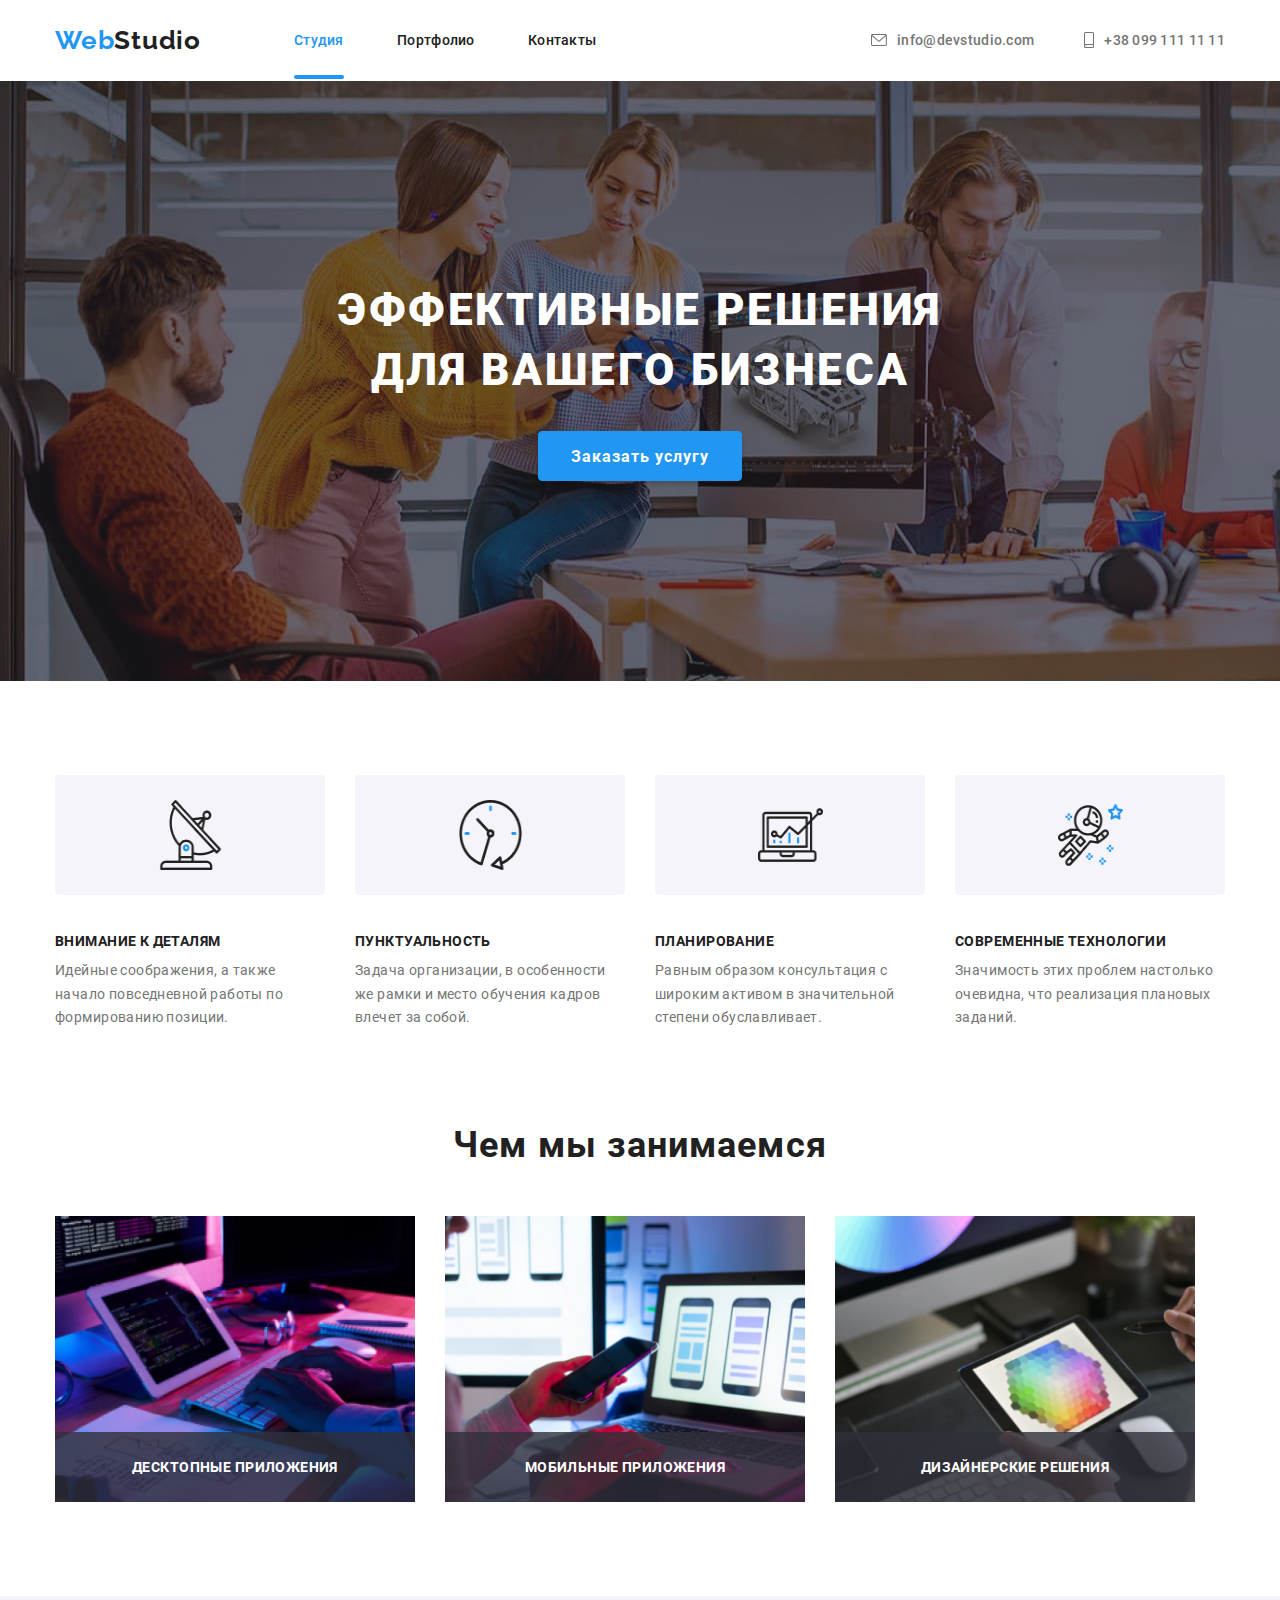
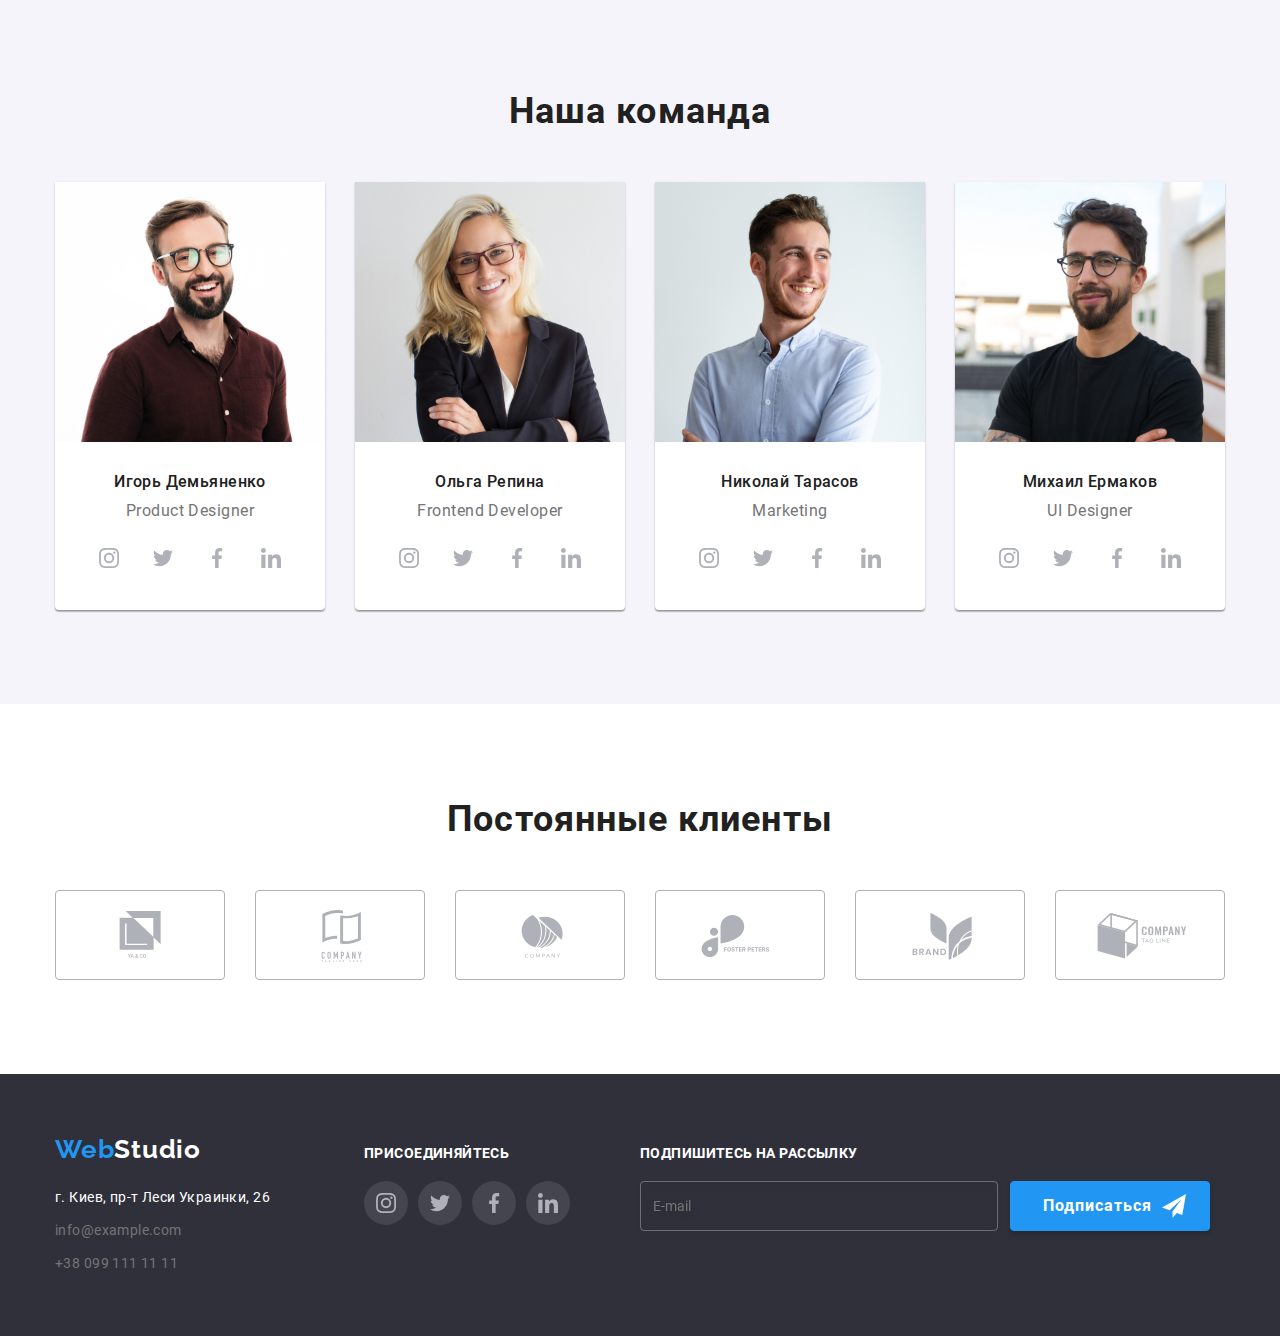
<file: index.html>
<!DOCTYPE html>
<html lang="ru">

<head>
    <meta charset="utf-8" />
    <meta name="viewport" content="width=device-width, initial-scale=1.0" />
    <meta http-equiv="X-UA-Compatible" content="ie=edge" />
    <title>WebStudio</title>
    <link href="https://fonts.googleapis.com/css2?family=Raleway:wght@700&display=swap" rel="stylesheet">
    <link rel="stylesheet"
        href="https://cdnjs.cloudflare.com/ajax/libs/modern-normalize/1.0.0/modern-normalize.min.css">
    <link rel="stylesheet" href="./css/main.min.css" />
</head>

<body>

    <header>
        <div class="container header">
            <nav>
                <a href="./index.html" class="logo">Web<span class="logo-1">Studio</span></a>
                <ul>
                    <li class="link-active"><a href="link">Студия</a></li>
                    <li class="link"><a href="./portfolio.html" class="nav-link">Портфолио</a></li>
                    <li class="link"><a href="link" class="nav-link">Контакты</a></li>
                </ul>
            </nav>
            <ul class="contacts-1">
                <li class="link"><a href="mailto:info@devstudio.com" class="nav-link">
                        <svg class="svg-contact" width="16px" height="12px">
                            <use href="./images/icons/symbol-defs.svg#envelope">
                            </use>
                        </svg>info@devstudio.com</a></li>
                <li class="link"><a href="tel.:+380991111111" class="nav-link">
                        <svg class="svg-contact" width="10px" height="16px">
                            <use href="./images/icons/symbol-defs.svg#smartphone">
                            </use>
                        </svg>+38 099 111 11 11</a></li>
            </ul>
        </div>
    </header>

    <main>
        <section class="hero">
            <div class="container">
                <h1 class="title-1">Эффективные решения для вашего бизнеса</h1>
                <button class="button" data-modal-open>Заказать услугу</button>
                
            </div>
        </section>
        <!-- 4 колонки под героем-->
        <section class="our-pref">
            <div class="container">
                <h2 class="visually-hidden">Наши преимущества</h2>
                <ul class="list-preferense">
                    <li class="preferenses">
                        <h3 class="title-3">Внимание к деталям</h3>
                        <span class="text">Идейные соображения, а также начало повседневной работы по формированию
                            позиции.</span>
                    </li>
                    <li class="preferenses">
                        <h3 class="title-3">Пунктуальность</h3>
                        <span>Задача организации, в особенности же рамки и место обучения кадров влечет за собой.</span>
                    </li>
                    <li class="preferenses">
                        <h3 class="title-3">Планирование</h3>
                        <span>Равным образом консультация с широким активом в значительной степени обуславливает.</span>
                    </li>
                    <li class="preferenses">
                        <h3 class="title-3">Современные технологии</h3>
                        <span>Значимость этих проблем настолько очевидна, что реализация плановых заданий.</span>
                    </li>
                </ul>
            </div>
        </section>
        <section class="way">
            <!-- картинки -->
            <div class="container">
                <h2 class="title-2">Чем мы занимаемся</h2>
                <ul class="list-images">
                    <li class="img-item">
                        <div class="illustration">
                            <img src="images/img-1.jpg" width="370" alt=" Набор текста">
                            <div class="legend-img title-3"> десктопные приложения </div>
                        </div>
                    </li>
                    <li class=" img-item">
                        <div class="illustration">
                            <img src="images/img-2.jpg" width="370" alt="Смартфоны на мониторе">
                            <div class="legend-img title-3">мобильные приложения</div>
                        </div>
                    </li>
                    <li class="img-item">
                        <div class="illustration">
                            <img src="images/img-3.jpg" width="370" alt="Палитра">
                            <div class="legend-img title-3">дизайнерские решения</div>
                        </div>
                    </li>
                </ul>
            </div>
        </section>
        <section class="our-team">
            <div class="container">
                <h2 class="title-2">Наша команда</h2>
                <ul class="team-list">
                    <li class="team-card">
                        <img src="images/face-1.jpg" width="270" alt="Игорь Демьяненко">
                        <div class="legend">
                            <h3 class="team-title">Игорь Демьяненко</h3>
                            <p class="team">Product Designer</p>
                            <ul class="social">
                                <li class="social-button"> <a href="link" class="social-link">
                                        <svg width="20" height="20">
                                            <use class="social-item" height="20px" width="20px"                                             
                                                href="./images/icons/symbol-defs.svg#instagram"></use>
                                        </svg></a></li>
                                <li class="social-button"><a href="link" class="social-link">
                                        <svg width="20" height="20">
                                            <use class="social-item" height="20px" width="20px" 
                                                href="./images/icons/symbol-defs.svg#twitter"></use>
                                        </svg></a></li>
                                <li class="social-button"><a href="link" class="social-link">
                                        <svg width="20" height="20">
                                            <use class="social-item" height="20px" width="20px" 
                                                href="./images/icons/symbol-defs.svg#facebook"></use>
                                        </svg></a></li>
                                <li class="social-button"><a href="link" class="social-link">
                                        <svg width="20" height="20">
                                            <use class="social-item" height="20px" width="20px" 
                                                href="./images/icons/symbol-defs.svg#linkedin"></use>
                                        </svg></a></li>
                            </ul>
                        </div>
                    </li>
                    <li class="team-card">
                        <img src="images/face-2.jpg" width="270" alt="Ольга Репина">
                        <div class="legend">
                            <h3 class="team-title">Ольга Репина</h3>
                            <p class="team">Frontend Developer</p>
                            <ul class="social">
                                <li class="social-button"> <a href="link" class="social-link">
                                        <svg width="20" height="20">
                                            <use class="social-item" height="20px" width="20px" 
                                                href="./images/icons/symbol-defs.svg#instagram"></use>
                                        </svg></a></li>
                                <li class="social-button"><a href="link" class="social-link">
                                        <svg width="20" height="20">
                                            <use class="social-item" height="20px" width="20px" 
                                                href="./images/icons/symbol-defs.svg#twitter"></use>
                                        </svg></a></li>
                                <li class="social-button"><a href="link" class="social-link">
                                        <svg width="20" height="20">
                                            <use class="social-item" height="20px" width="20px" 
                                                href="./images/icons/symbol-defs.svg#facebook"></use>
                                        </svg></a></li>
                                <li class="social-button"><a href="link" class="social-link">
                                        <svg width="20" height="20">
                                            <use class="social-item" height="20px" width="20px" 
                                                href="./images/icons/symbol-defs.svg#linkedin"></use>
                                        </svg></a></li>
                            </ul>
                        </div>
                    </li>
                    <li class="team-card">

                        <img src="images/face-3.jpg" width="270" alt="Николай Тарасов">
                        <div class="legend">
                            <h3 class="team-title">Николай Тарасов</h3>
                            <p class="team">Marketing</p>
                            <ul class="social">
                                <li class="social-button"> <a href="link" class="social-link">
                                        <svg width="20" height="20">
                                            <use class="social-item" height="20px" width="20px" 
                                                href="./images/icons/symbol-defs.svg#instagram"></use>
                                        </svg></a></li>
                                <li class="social-button"><a href="link" class="social-link">
                                        <svg width="20" height="20">
                                            <use class="social-item" height="20px" width="20px" 
                                                href="./images/icons/symbol-defs.svg#twitter"></use>
                                        </svg></a></li>
                                <li class="social-button"><a href="link" class="social-link">
                                        <svg width="20" height="20">
                                            <use class="social-item" height="20px" width="20px" 
                                                href="./images/icons/symbol-defs.svg#facebook"></use>
                                        </svg></a></li>
                                <li class="social-button"><a href="link" class="social-link">
                                        <svg width="20" height="20">
                                            <use class="social-item" height="20px" width="20px" 
                                                href="./images/icons/symbol-defs.svg#linkedin"></use>
                                        </svg></a></li>
                            </ul>
                        </div>
                    </li>
                    <li class="team-card">

                        <img src="images/face-4.jpg" width="270" alt="Михаил Ермаков">
                        <div class="legend">
                            <h3 class="team-title">Михаил Ермаков</h3>
                            <p class="team">UI Designer</p>
                            <ul class="social">
                                <li class="social-button"> <a href="link" class="social-link">
                                        <svg width="20" height="20">
                                            <use class="social-item" height="20px" width="20px" 
                                                href="./images/icons/symbol-defs.svg#instagram"></use>
                                        </svg></a></li>
                                <li class="social-button"><a href="link" class="social-link">
                                        <svg width="20" height="20">
                                            <use class="social-item" height="20px" width="20px" 
                                                href="./images/icons/symbol-defs.svg#twitter"></use>
                                        </svg></a></li>
                                <li class="social-button"><a href="link" class="social-link">
                                        <svg width="20" height="20">
                                            <use class="social-item" height="20px" width="20px" 
                                                href="./images/icons/symbol-defs.svg#facebook"></use>
                                        </svg></a></li>
                                <li class="social-button"><a href="link" class="social-link">
                                        <svg width="20" height="20">
                                            <use class="social-item" height="20px" width="20px" 
                                                href="./images/icons/symbol-defs.svg#linkedin"></use>
                                        </svg></a></li>
                            </ul>
                        </div>
                    </li>
                </ul>
            </div>
        </section>
        <!-- our clients  -->
        <section>
            <div class="container clients">
                <h2 class="title-2">Постоянные клиенты</h2>
                <ul class="clients-list">
                    <li class="client-button"> <a href="link" class="client-item"> <svg class="client" width="170"
                                height="90">
                                <use href="./images/icons/symbol-defs.svg#client1"></use>
                            </svg> </a> </li>
                    <li class="client-button"> <a href="link" class="client-item"> <svg class="client" width="170"
                                height="90">
                                <use href="./images/icons/symbol-defs.svg#client2"></use>
                            </svg></a></li>
                    <li class="client-button"><a href="link" class="client-item"><svg class="client" width="170"
                                height="90">
                                <use href="./images/icons/symbol-defs.svg#client3"></use>
                            </svg></a></li>
                    <li class="client-button"><a href="link" class="client-item"><svg class="client" width="170"
                                height="90">
                                <use href="./images/icons/symbol-defs.svg#client4"></use>
                            </svg></a></li>
                    <li class="client-button"><a href="link" class="client-item"><svg class="client" width="170"
                                height="90">
                                <use href="./images/icons/symbol-defs.svg#client5"></use>
                            </svg></a></li>
                    <li class="client-button"><a href="link" class="client-item"><svg class="client" width="170"
                                height="90">
                                <use href="./images/icons/symbol-defs.svg#client6"></use>
                            </svg></a></li>
                </ul>
            </div>
        </section>
    </main>
    <footer>
        <div class="container footer-columns">
            <div class="column">
                    <a href="./index.html" class="logo">Web<span class="logo-1">Studio</span></a>
                    <address class="adress">
                        <p>г. Киев, пр-т Леси Украинки, 26</p>
                        <ul class="contacts">
                            <li class="contact-footer"><a href="mailto:info@example.com"
                                    class="nav-link">info@example.com</a>
                            </li>
                            <li class="contact-footer"><a href="tel.:+380991111111" class="nav-link">+38 099 111 11
                                    11</a></li>
                        </ul>
                    </address>
            </div>
            <div class="column">
                   <h3 class="title-3">Присоединяйтесь</h3>
            <ul class="social">
                <li class="social-button"> <a href="link" class="social-link">
                        <svg width="20" height="20">
                            <use class="social-item" height="20px" width="20px" 
                                href="./images/icons/symbol-defs.svg#instagram"></use>
                        </svg></a></li>
                <li class="social-button"><a href="link" class="social-link">
                        <svg width="20" height="20">
                            <use class="social-item" height="20px" width="20px" 
                                href="./images/icons/symbol-defs.svg#twitter"></use>
                        </svg></a></li>
                <li class="social-button"><a href="link" class="social-link">
                        <svg width="20" height="20">
                            <use class="social-item" height="20px" width="20px" 
                                href="./images/icons/symbol-defs.svg#facebook"></use>
                        </svg></a></li>
                <li class="social-button"><a href="link" class="social-link">
                        <svg width="20" height="20">
                            <use class="social-item" height="20px" width="20px" 
                                href="./images/icons/symbol-defs.svg#linkedin"></use>
                        </svg></a></li>
            </ul>
            </div>
            <div class="column">
                    <h3 class="title-3">Подпишитесь на рассылку</h3>
                   <div class="send">
                        <form class="subscription">                       
                        <label class="subscription-label"></label>
                        <input type="email" class="field-modal" placeholder="E-mail">
                        </form>
                        <button type="submit" class="button-send"> <span class="text-button">Подписаться</span>
                        <svg class="icon-send-footer" width="24" height="24">
                            <use href="./images/icons/sprite.svg#send"></use>
                        </svg>
                        </button>
                    </div>
            </div>
        </div>
    </footer>
    <div class="backdrop is-hidden " data-modal>
        <div class="modal">
            <h3 class="title-3">Оставьте свои данные, мы вам перезвоним</h3>
            <div class="close-button" data-modal-close>
                <svg class="icon-close" width="11" height="11">
                    <use href="./images/icons/icons2.svg#cross-close"></use>
                </svg>
            </div>
           <div role="group" class="contact-date"> 
            <form class="customer-date" autocomplete="off">
               <div class="form-field">
                   <label for="name" class="label-modal">Имя</label>
                <input type="text" id="name" class="field-modal">
                <svg class="icon-send" width="18" height="18">
                <use href="./images/icons/icons2.svg#person"></use></svg>
                
            </div>
            <div class="form-field">
                <label for="tel" class="label-modal">Телефон</label>
                <input type="tel" id="tel" class="field-modal">
                <svg class="icon-send" width="18" height="18">
                    <use href="./images/icons/icons2.svg#phone"></use>
                </svg>
            </div>
            <div class="form-field">
                <label for="mail" class="label-modal">Почта</label>
                <input type="email" id="mail" class="field-modal"><svg class="icon-send" width="18" height="18">
                    <use href="./images/icons/icons2.svg#email"></use>
                </svg>
            </div>
            <div class="form-field">
            <label for="comment" class="label-modal">Комментарий</label>
            <textarea 
            class="textarea"
            id="comment"
            name="comment" 
            rows="4" 
            cols="57" 
            placeholder="Введите текст"></textarea>
             </div>
            <label class="label-checkbox">
                 <input type="checkbox" value="yep" class="checkbox"> 
                 <span class="icon-checkbox"></span>
            Соглашаюсь с рассылкой и принимаю <a href="link" class="agreement">Условия договора</a>
            </label>
            <button type="submit" class=" button-modal-submit">Отправить</button>
            </form>
        </div>
    </div>
    </div>
    <script src="./js/modal.js">
    </script>
</body>

</html>
</file>
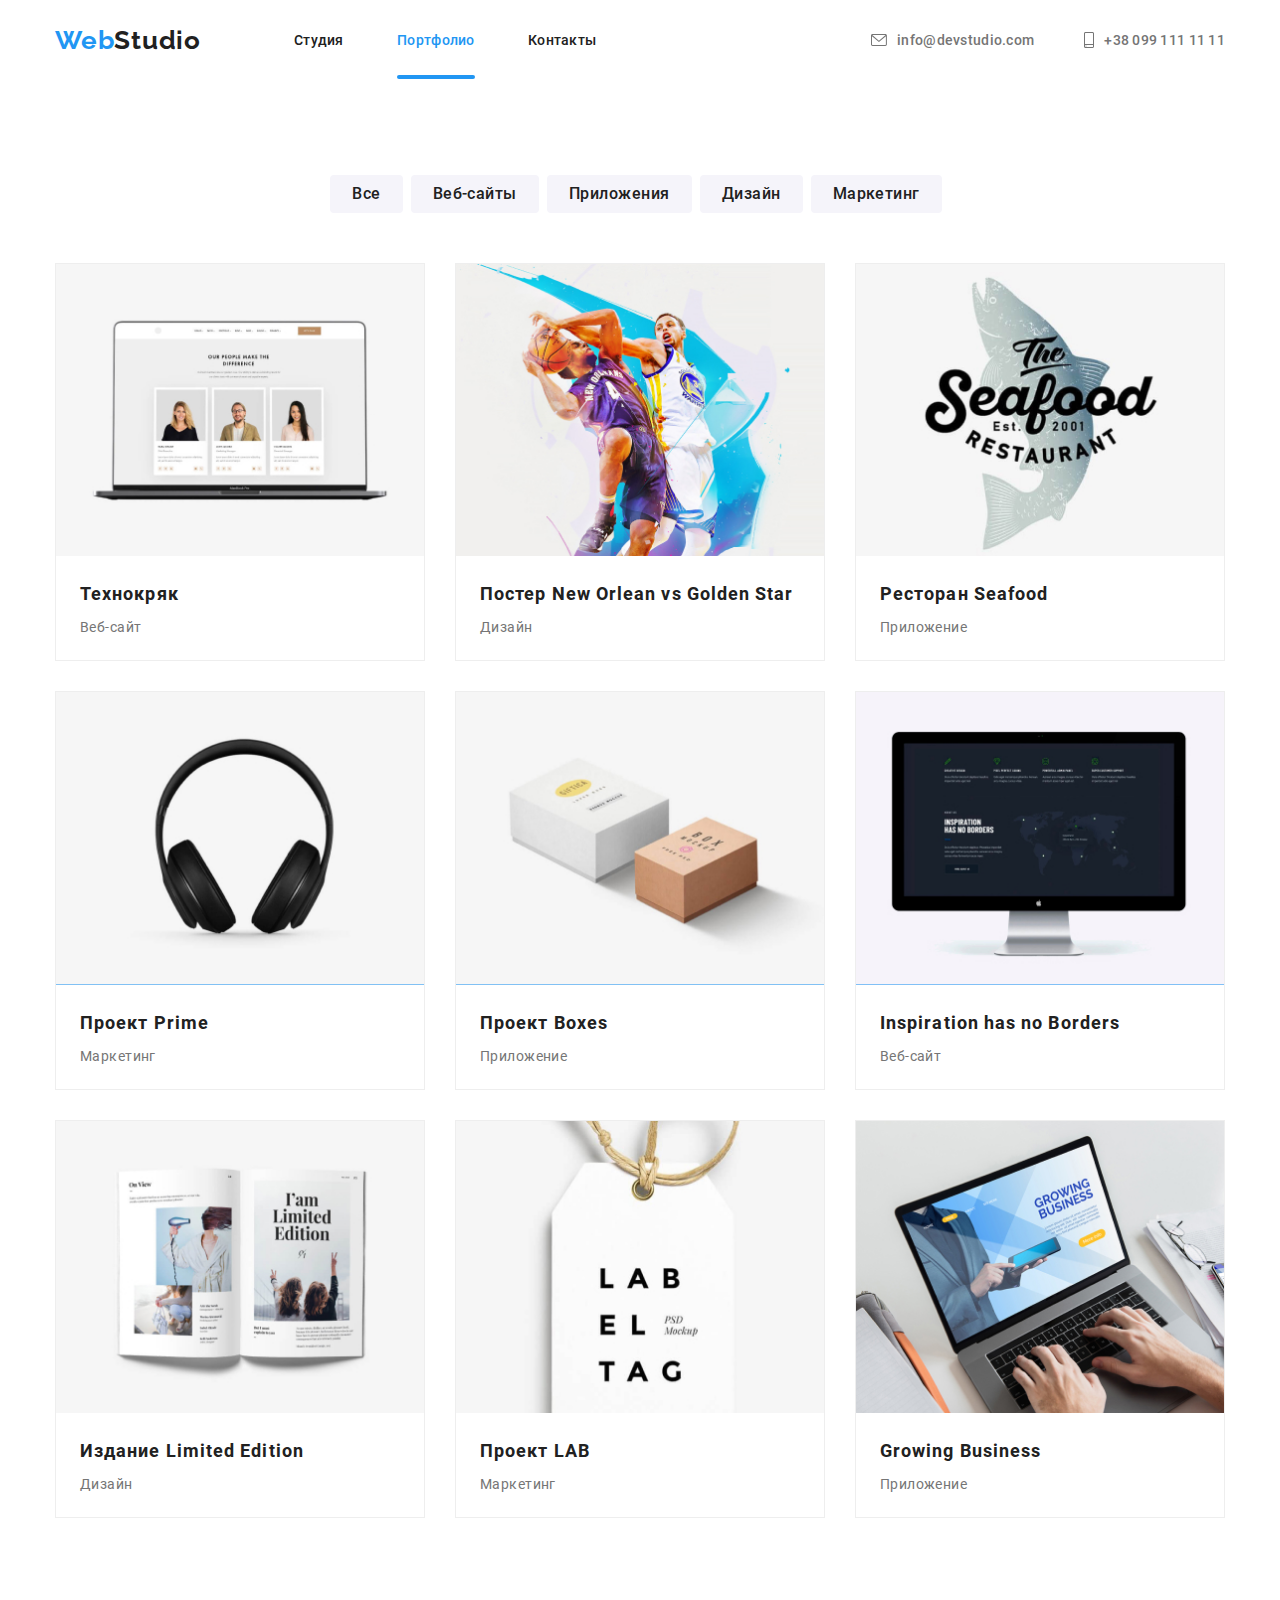
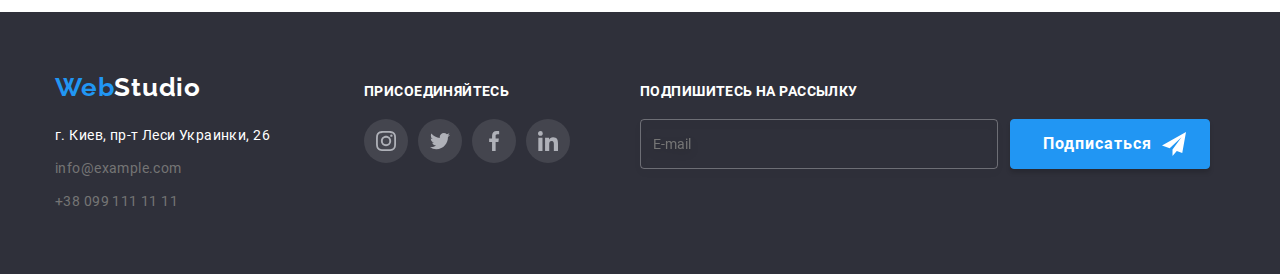
<file: portfolio.html>
<!DOCTYPE html>
<html lang="ru">

<head>
    <meta charset="UTF-8">
    <meta name="viewport" content="width=device-width, initial-scale=1.0">
    <meta http-equiv="X-UA-Compatible" content="ie=edge" />
    <title>Portfolio</title>
    <link href="https://fonts.googleapis.com/css2?family=Raleway:wght@700&display=swap" rel="stylesheet">
    <link rel="stylesheet"
        href="https://cdnjs.cloudflare.com/ajax/libs/modern-normalize/1.0.0/modern-normalize.min.css">
    <link rel="stylesheet" href="./css/portfolio.min.css" />
</head>

<body>
    <header>
        <div class="container header">
            <nav>
                <a href="./index.html" class="logo">Web<span class="logo-1">Studio</span></a>
                <ul>
                    <li class="link"><a href="./index.html" class="nav-link">Студия</a></li>
                    <li class="link-active"><a href="./portfolio.html" class="bottom">Портфолио</a></li>
                    <li class="link"><a href="link" class="nav-link">Контакты</a></li>
                </ul>
            </nav>
            <ul class="contacts-1">
                <li class="link"><a href="mailto:info@devstudio.com" class="nav-link">
                        <svg class="svg-contact" width="16px" height="12px">
                            <use href="./images/icons/symbol-defs.svg#envelope">
                            </use>
                        </svg>info@devstudio.com</a></li>
                <li class="link"><a href="tel.:+380991111111" class="nav-link">
                        <svg class="svg-contact" width="10px" height="16px">
                            <use href="./images/icons/symbol-defs.svg#smartphone">
                            </use>
                        </svg>+38 099 111 11 11</a></li>
            </ul>
        </div>
    </header>
    <main>
        <section class="grand-section">
            <div class="container">
                <h1 class="visually-hidden">Наши проекты</h1>
                <div class="buttons">
                    <ul class="list-btn">
                        <li><button class="portfolio_button">Все</button></li>
                        <li><button class="portfolio_button">Веб-сайты</button></li>
                        <li><button class="portfolio_button">Приложения</button></li>
                        <li><button class="portfolio_button">Дизайн</button></li>
                        <li><button class="portfolio_button">Маркетинг</button></li>
                    </ul>
                </div>
                <div class="our-works">
                    <ul class="list">
                        <li class="card">
                         <a href="link" class="work-card">
                             <div class="thumb"> 
                             <img src="./images/project-1.jpg" alt="Технокряк" class="img-work">
                            <span class="overlay overlay1">Есть куча заблуждений, которыми обычно оправдывают такое [нежелание открывать код]. Например:                                
                                исходники никому не нужны (а как вы это проверяли?)                                
                                никто в них не разберется (даже если так, что страшного случится от публикации?)                                
                                все, кто хотели бы помогать, могли бы написать и попросить код (нет, не все. программисты обычно интроверты и не станут
                                лишний раз вступать в общение)                                
                                исходники устарели (код не ржавеет (с) Джоэл Спольски)
                            </span>
                            </div>
                             <div class="legend">
                                <h2 class="title">Технокряк</h2>
                                <p>Веб-сайт</p>
                            </div>
                        </a>
                        </li>
                        <li class="card">
                            <a href="link" class="work-card">
                                <div class="thumb">
                                <img src="./images/project-2.jpg" alt="Спорт" width="370">
                                <span class="overlay">Есть куча заблуждений, которыми обычно оправдывают такое [нежелание открывать код].
                                    Например:
                                    исходники никому не нужны (а как вы это проверяли?)
                                    никто в них не разберется (даже если так, что страшного случится от публикации?)
                                    все, кто хотели бы помогать, могли бы написать и попросить код (нет, не все. программисты обычно интроверты и не
                                    станут
                                    лишний раз вступать в общение)
                                    исходники устарели (код не ржавеет (с) Джоэл Спольски)
                                </span> </div>
                                <div class="legend">
                                    <h2 class="title">Постер New Orlean vs Golden Star</h2>
                                    <p>Дизайн</p>
                                </div>
                            </a>
                        </li>
                        <li class="card">
                            <a href="link" class="work-card">
                                <div class="thumb">
                                <img src="./images/project-3.jpg" alt="Вывеска" width="370">
                            <span class="overlay">Эти фантастические твари - такая же тягомотина, как и гаря потер.
                            Министерства, законы, правила, обычаи, никому ничего нельзя. Тьфу.
                            Я не любитель фентези, но вот, например, у Толкиена всё нормально: вот - друг, вот - враг, надо взять заточенную железку
                            и постараться сделать так, чтобы она оказалась внутри врага, тогда все рады, и можно пить пиво и приставать к эльфийкам.
                            А тут одна сплошная бюрократия и занудство.</span>
                            </div>
                                <div class="legend">
                                    <h2 class="title">Ресторан Seafood</h2>
                                    <p>Приложение</p>
                                </div>
                            </a>
                        </li>
                        <li class="card">
                            <a href="link" class="work-card">
                            <div class="thumb">
                                 <img src="./images/project-4.jpg" alt="Наушники" width="370">
                                <span class="overlay">Я не смог отказать себе в удовольствии подвигать в дробном режиме по одному шажку и продемонстрировать вам простоту и
                                наглядность дюймовой системы. Ведь это же так логично и очевидно, когда например после 11/128 идет 3/32, а после 1/8 —
                                17/128</span>
                                </div>
                                 <div class="legend">
                                    <h2 class="title">Проект Prime</h2>
                                    <p>Маркетинг</p>
                                </div>
                            </a>
                        </li>
                        <li class="card">
                            <a href="link" class="work-card">
                                <div class="thumb">
                                <img src="./images/project-5.jpg" alt="Коробки" width="370">
                            <span class="overlay">Ведущий дизайнер Cyberpunk 2077 Анджей Завадский рассказал в Twitter об угрозах разработчикам игры после сообщения о
                            переносе релиза на декабрь 2020 года.
                            Завадский написал, что понимает разочарование и злость геймеров, однако отметил, что посылать создателям игры письма с
                            угрозами смертью «абсолютно недопустимо и просто неправильно».</span>    
                            </div>
                                <div class="legend">
                                    <h2 class="title">Проект Boxes</h2>
                                    <p>Приложение</p>
                                </div>
                            </a>
                        </li>
                        <li class="card">
                            <a href="link" class="work-card">
                                <div class="thumb">
                                <img src="./images/project-6.jpg" alt="Монитор" width="370">
                            <span class="overlay">- Что это у вас?
                            - Перспективная разработка. ИИ.
                            - «И..»... что?!
                            - ИИ. Искусственный интеллект.
                            - Ё... а как он работает?
                            - Кнопочку нажимаешь, и он такой: и! и! и! и... Как дельфинчик!
                            - Прикольно. А зачем он?!
                            - Да... я не знаю. Я по фронтенду в общем.</span>   
                            </div> 
                               <div class="legend">
                                    <h2 class="title">Inspiration has no Borders</h2>
                                    <p>Веб-сайт</p>
                                </div>
                            </a>
                        </li>
                        <li class="card">
                            <a href="link" class="work-card">
                                <div class="thumb">
                                <img src="./images/project-7.jpg" alt="Журнал" width="370">
                            <span class="overlay">В словаре Даля эта поговорка приводится в полном виде как "Надулся, как мышь на крупу, все съесть хочет, грозен".
                            А теперь она внезапно означает "обиделся".
                            Ну не свинство?</span>    
                            </div>
                                <div class="legend">
                                    <h2 class="title">Издание Limited Edition</h2>
                                    <p>Дизайн</p>
                                </div>
                            </a>
                        </li>
                        <li class="card">
                            <a href="link" class="work-card">
                                <div class="thumb">
                                <img src="./images/project-8.jpg" alt="Бирка" width="370">
                            <span class="overlay">В связи с мировыми событиями и падением уровня жизни эта модель будет существенно дешевле предшественников и стоить
                            всего $499.
                            В коробке не будет ни зарядки, ни наушников, ни даже самого аппарата. Там будет только голографическая наклейка, при
                            сканировании которой можно проверить подлинность. При её наклеивании на IPhone 12 он официально апгрейдится до 13
                            версии. Апгрейд действует только пока эта наклейка на аппарате.</span>    
                            </div>
                                <div class="legend">
                                    <h2 class="title">Проект LAB</h2>
                                    <p>Маркетинг</p>
                                </div>
                            </a>
                        </li>
                        <li class="card">
                            <a href="link" class="work-card">
                                <div class="thumb">
                                <img src="./images/project-9.jpg" alt="Ноутбук" width="370">
                            <span class="overlay">Блогер сумел запустить первый Doom и полноценно в него поиграть на калькуляторе TI-84 Plus, запитав его от нескольких
                            сотен клубней картошки.                            
                            Он отварил её, вставил в каждую из них цинковый гвоздь и медную монету для обеспечения химической реакции, а затем
                            объединил их в единую сеть.</span>    
                            </div>
                                <div class="legend">
                                    <h2 class="title">Growing Business</h2>
                                    <p>Приложение</p>
                                </div>
                            </a>
                        </li>
                    </ul>
                </div>
            </div>
        </section>
    </main>
    <footer>
        <div class="container footer-columns">
            <div class="column">
                    <a href="./index.html" class="logo">Web<span class="logo-1">Studio</span></a>
                    <address class="adress">
                        <p>г. Киев, пр-т Леси Украинки, 26</p>
                        <ul class="contacts">
                            <li class="contact-footer"><a href="mailto:info@example.com"
                                    class="nav-link">info@example.com</a>
                            </li>
                            <li class="contact-footer"><a href="tel.:+380991111111" class="nav-link">+38 099 111 11
                                    11</a></li>
                        </ul>
                    </address>
            </div>
            <div class="column">
                    <h3 class="title-3">Присоединяйтесь</h3>
                    <ul class="social">
                        <li class="social-button"> <a href="link" class="social-link">
                                <svg width="20" height="20">
                                    <use class="social-item" height="20px" width="20px" 
                                        href="./images/icons/symbol-defs.svg#instagram"></use>
                                </svg></a></li>
                        <li class="social-button"><a href="link" class="social-link">
                                <svg width="20" height="20">
                                    <use class="social-item" height="20px" width="20px" 
                                        href="./images/icons/symbol-defs.svg#twitter"></use>
                                </svg></a></li>
                        <li class="social-button"><a href="link" class="social-link">
                                <svg width="20" height="20">
                                    <use class="social-item" height="20px" width="20px" 
                                        href="./images/icons/symbol-defs.svg#facebook"></use>
                                </svg></a></li>
                        <li class="social-button"><a href="link" class="social-link">
                                <svg width="20" height="20">
                                    <use class="social-item" height="20px" width="20px" 
                                        href="./images/icons/symbol-defs.svg#linkedin"></use>
                                </svg></a></li>
                    </ul>
            </div>
            <div class="column">
                    <h3 class="title-3">Подпишитесь на рассылку</h3>
                    <div class="send">
                        <form class="subscription">
                            <label class="subscription-label"></label>
                            <input type="email" class="field-modal" placeholder="E-mail">
                        </form>
                        <button type="submit" class="button-send"> <span class="text-button">Подписаться</span>
                            <svg class="icon-send-footer" width="24" height="24">
                                <use href="./images/icons/sprite.svg#send"></use>
                            </svg>
                        </button>
                    </div>
            </div>
            </div>
    </footer>
</body>

</html>
</file>
<file: css/main.min.css>
.header,.list-preferense,.list-images,.team-list{display:flex;flex-wrap:wrap}@font-face{font-family:'Roboto';font-style:normal;font-weight:400;src:url("../fonts/roboto-v20-latin_cyrillic-regular.eot");src:local("Roboto"),local("Roboto-Regular"),url("../fonts/roboto-v20-latin_cyrillic-regular.eot?#iefix") format("embedded-opentype"),url("../fonts/roboto-v20-latin_cyrillic-regular.woff2") format("woff2"),url("../fonts/roboto-v20-latin_cyrillic-regular.woff") format("woff"),url("../fonts/roboto-v20-latin_cyrillic-regular.ttf") format("truetype"),url("../fonts/roboto-v20-latin_cyrillic-regular.svg#Roboto") format("svg")}@font-face{font-family:'Roboto';font-style:normal;font-weight:500;src:url("../fonts/roboto-v20-latin_cyrillic-500.eot");src:local("Roboto Medium"),local("Roboto-Medium"),url("../fonts/roboto-v20-latin_cyrillic-500.eot?#iefix") format("embedded-opentype"),url("../fonts/roboto-v20-latin_cyrillic-500.woff2") format("woff2"),url("../fonts/roboto-v20-latin_cyrillic-500.woff") format("woff"),url("../fonts/roboto-v20-latin_cyrillic-500.ttf") format("truetype"),url("../fonts/roboto-v20-latin_cyrillic-500.svg#Roboto") format("svg")}@font-face{font-family:'Roboto';font-style:normal;font-weight:700;src:url("../fonts/roboto-v20-latin_cyrillic-700.eot");src:local("Roboto Bold"),local("Roboto-Bold"),url("../fonts/roboto-v20-latin_cyrillic-700.eot?#iefix") format("embedded-opentype"),url("../fonts/roboto-v20-latin_cyrillic-700.woff2") format("woff2"),url("../fonts/roboto-v20-latin_cyrillic-700.woff") format("woff"),url("../fonts/roboto-v20-latin_cyrillic-700.ttf") format("truetype"),url("../fonts/roboto-v20-latin_cyrillic-700.svg#Roboto") format("svg")}@font-face{font-family:'Roboto';font-style:normal;font-weight:900;src:url("../fonts/roboto-v20-latin_cyrillic-900.eot");src:local("Roboto Black"),local("Roboto-Black"),url("../fonts/roboto-v20-latin_cyrillic-900.eot?#iefix") format("embedded-opentype"),url("../fonts/roboto-v20-latin_cyrillic-900.woff2") format("woff2"),url("../fonts/roboto-v20-latin_cyrillic-900.woff") format("woff"),url("../fonts/roboto-v20-latin_cyrillic-900.ttf") format("truetype"),url("../fonts/roboto-v20-latin_cyrillic-900.svg#Roboto") format("svg")}html{box-sizing:border-box}*,*::before,*::after{box-sizing:inherit}body{font-family:Roboto, sans-serif;font-weight:400;font-size:14px;line-height:1.71;letter-spacing:0.03em;color:#757575}img{display:block;max-width:100%;height:auto}h1,h2,h3,p{margin:0}a{color:inherit;text-decoration:none}ul{padding:0;list-style:none;margin:0}.logo,.logo-1,.logo-1,.link,.link-active,.link-active{display:inline-block}.checkbox,.visually-hidden{position:absolute !important;clip:rect(1px 1px 1px 1px);clip:rect(1px, 1px, 1px, 1px);padding:0 !important;border:0 !important;height:1px !important;width:1px !important;overflow:hidden}.title-2,.title-3{font-weight:700;letter-spacing:0.03em;color:#212121}.title-2{font-size:36px;line-height:1.167;margin-bottom:50px;text-align:center}.title-3{font-size:14px;line-height:1.143;margin-bottom:10px;text-transform:uppercase}footer .title-3{color:#fff;margin-bottom:20px}.button,.button-modal-submit,.button-send,.portfolio_button{font-size:16px;text-align:center;border-radius:4px;border:1px solid #2196f3}.button,.button-modal-submit,.button-send{font-weight:700;line-height:1.87;letter-spacing:0.06em;padding:10px 32px;margin-left:auto;margin-right:auto;height:50px;min-width:200px;background-color:#2196f3;color:#fff;box-shadow:0px 4px 4px rgba(0,0,0,0.15);display:block}footer .button,footer .button-modal-submit,footer .button-send{margin-left:12px;padding-right:0}.button-modal-submit{margin-top:30px}.button-send{display:flex;align-items:center}.portfolio_button{font-family:Roboto, sans-serif;background-color:#f5f4fa;color:#212121;font-weight:500;line-height:1.62;letter-spacing:0.03em;cursor:pointer;padding:6px 22px;border:0;margin-right:8px;margin-bottom:50px;transition:color 250ms cubic-bezier(0.4, 0, 0.2, 1),background-color 250ms cubic-bezier(0.4, 0, 0.2, 1)}.portfolio_button:hover,.portfolio_button:focus{background-color:#2196f3;color:#fff;box-shadow:0px 3px 1px rgba(0,0,0,0.1),0px 1px 2px rgba(0,0,0,0.08),0px 2px 2px rgba(0,0,0,0.12)}nav{display:flex;align-items:center}.link,.link-active{font-weight:500;font-size:14px;line-height:1.143;letter-spacing:0.02em}.link:not(:last-child),.link-active:not(:last-child){margin-right:50px}.link-active{position:relative;margin-right:50px;color:#2196f3}.link-active::after{content:'';border-bottom:solid 4px;width:100%;border-radius:2px;color:#2196f3;position:absolute;left:0;bottom:-31px}.logo,.logo-1{font-family:'Raleway', sans-serif;font-weight:700;font-size:26px;line-height:1.192;letter-spacing:0.03em;color:#2196f3;margin-right:93px}.logo-1{color:#212121;margin-right:0}footer .logo-1{color:#fff}.contacts-1{display:flex;margin-left:auto;align-items:flex-end;margin-top:0}.svg-contact{margin-right:10px;fill:#757575;transition:fill 250ms cubic-bezier(0.4, 0, 0.2, 1)}.nav-link:hover .svg-contact,.nav-link:focus .svg-contact{color:#2196f3;fill:#2196f3}.nav-link{color:#757575;transition:color 250ms cubic-bezier(0.4, 0, 0.2, 1);display:flex;align-items:center}.nav-link:hover,.nav-link:focus{color:#2196f3;fill:#2196f3}nav .nav-link{color:#212121}.backdrop{position:fixed;top:0;left:0;width:100%;height:100%;background:rgba(0,0,0,0.2);z-index:100;opacity:1;transition:opacity 1s;overflow:auto}.backdrop.is-hidden{visibility:hidden;opacity:0;pointer-events:none}.modal{height:580px;width:530px;border-radius:4px;background:#fff;padding:40px;box-shadow:0px 1px 3px rgba(0,0,0,0.12),0px 1px 1px rgba(0,0,0,0.14),0px 2px 1px rgba(0,0,0,0.2);transform:translate(-50%, -50%) scale(1);transition:transform 0.5s linear;position:absolute;top:50%;left:50%}.modal .title-3{text-transform:none}.modal a{color:#2196f3;text-decoration:underline;cursor:pointer}.is-hidden .modal{transform:translate(-50%, -50%) scale(0.3);transition:transform 0.5s linear}.close-button{width:30px;height:30px;border:1px solid rgba(33,33,33,0.2);border-radius:15px;position:absolute;top:8px;right:8px}.close-button:hover,.close-button:focus{cursor:pointer}.icon-close{position:absolute;top:50%;left:50%;transform:translate(-50%, -50%);fill:black}.close-button:hover .icon-close,.close-button:focus .icon-close{fill:#2196f3}.icon-send{position:absolute;bottom:10px;left:15px;fill:black}.field-modal:hover ~ .icon-send,.field-modal:focus ~ .icon-send,.field-modal:active ~ .icon-send{fill:#2196f3}.form-field{position:relative;display:flex;flex-direction:column;margin-bottom:10px}.label-modal{margin-bottom:4px}.field-modal{height:40px;border-radius:4px;border:1px solid rgba(33,33,33,0.2);padding:12px 12px 12px 42px}.field-modal:hover,.field-modal:focus{border:1px solid #2196f3;outline:none}footer .field-modal{color:#fff;width:358px;height:50px;padding-left:12px;background:inherit;border:1px solid rgba(255,255,255,0.3);filter:drop-shadow(0px 4px 4px rgba(0,0,0,0.15))}.contact-date{padding-bottom:20px}.textarea{resize:none;border-radius:4px;border:1px solid rgba(33,33,33,0.2);outline:none;padding:12px 16px}.textarea:hover,.textarea:focus{border-color:#2196f3}.form-agreement{padding-bottom:30px}.label-checkbox{display:block;margin-top:20px}.icon-checkbox{display:inline-block;height:15px;width:15px;border:2px solid #000;border-radius:4px}.checkbox:checked+.icon-checkbox{background-color:#2196f3;background-image:url(../images/icons/icon-check.svg);border-color:#2196f3;background-origin:border-box;background-size:contain}.social-button:not(:last-child){margin-right:10px}.social{display:flex}.social-item{fill:#afb1b8;transition:fill 250ms cubic-bezier(0.4, 0, 0.2, 1)}.social-link:hover .social-item,.social-link:focus .social-item{fill:#fff}.social-link{display:inline-block;width:44px;height:44px;border-radius:22px;background-color:#fff;padding:12px;transition:background-color 250ms cubic-bezier(0.4, 0, 0.2, 1)}.social-link:hover,.social-link:focus{background-color:#2196f3}footer .social-link{background-color:rgba(255,255,255,0.1)}.container{padding-left:15px;padding-right:15px;margin-left:auto;margin-right:auto;width:1200px}.our-pref,.our-team,.clients,.grand-section{padding-top:94px;padding-bottom:94px}.way{padding-bottom:94px}.header{padding-top:25px;padding-bottom:25px;align-items:center}.hero{background-color:#2f303a;margin:0}.hero{text-align:center;padding-top:200px;padding-bottom:200px;background-image:linear-gradient(to right, rgba(47,48,58,0.4), rgba(47,48,58,0.4)),url(../images/bg.jpg)}.title-1{font-weight:900;font-size:44px;line-height:1.36;letter-spacing:0.06em;text-transform:uppercase;color:#fff;width:696px;margin-left:auto;margin-right:auto;margin-bottom:30px}.preferenses{flex-basis:calc(100% / 4 - 30px)}.preferenses:not(:first-child){margin-left:30px}.preferenses::before{display:inline-block;content:'';width:270px;height:120px;border-radius:4px;background:#f5f4fa;background-repeat:no-repeat;background-position:center;background-size:65px 70px;margin-bottom:30px}.preferenses:nth-child(1)::before{background-image:url(../images/icons/antenna.png)}.preferenses:nth-child(2)::before{background-image:url(../images/icons/clock.png)}.preferenses:nth-child(3)::before{background-image:url(../images/icons/diagram.png)}.preferenses:nth-child(4)::before{background-image:url(../images/icons/astronaut.png)}.img-item{flex-basis:calc(100% / 3 - 30px)}.img-item:not(:first-child){margin-left:30px}.illustration{position:relative;width:100%}.legend-img{position:absolute;left:0;bottom:0;height:70px;width:100%;padding-top:27px;padding-bottom:27px;background:rgba(47,48,58,0.8);margin-bottom:0;text-transform:uppercase;text-align:center;color:#fff}.our-team{background-color:#f5f4fa}.team,.team-title{font-size:16px;line-height:1.1875;text-align:center}.team{font-weight:400;letter-spacing:0.03em;margin-bottom:16px}.team-title{font-weight:500;color:#212121;margin-bottom:10px}.legend{padding:30px 32px;box-sizing:border-box}.team-card{box-shadow:0px 1px 3px rgba(0,0,0,0.12),0px 1px 1px rgba(0,0,0,0.14),0px 2px 1px rgba(0,0,0,0.2);border-radius:0px 0px 4px 4px;background-color:#fff;margin-left:30px;flex-basis:calc(100% / 4 - 30px)}.team-card:nth-child(4n+1){margin-left:0}.clients-list{display:flex}.client-button{margin-right:30px;height:90px;width:170px}.client-item{display:inline-block;height:inherit;width:inherit;border-color:#afb1b8;border-radius:4px;border-width:1px;border-style:solid;transition:border-color 250ms cubic-bezier(0.4, 0, 0.2, 1)}.client-item:not(:last-child){margin-right:30px}.client-item:focus,.client-item:hover{border-color:#2196f3}.client{fill:#afb1b8;transition:fill 250ms cubic-bezier(0.4, 0, 0.2, 1)}.client-item:hover .client,.client-item:focus .client{fill:#2196f3}.adress{color:#fff;margin-top:20px;font-style:normal}.contacts{color:rgba(255,255,255,0.6)}footer{background-color:#2f303a;margin:0;padding-top:60px;padding-bottom:60px}.contact-footer{margin-top:9px}.footer-columns{display:flex;align-items:baseline}.column+.column{margin-left:70px}.send{display:flex;align-items:center;position:relative}.subscription-label{position:absolute;bottom:15px;left:15px}.icon-send-footer{margin-left:10px}
/*# sourceMappingURL=main.min.css.map */
</file>
<file: css/portfolio.min.css>
.header,.list{display:flex;flex-wrap:wrap}@font-face{font-family:'Roboto';font-style:normal;font-weight:400;src:url("../fonts/roboto-v20-latin_cyrillic-regular.eot");src:local("Roboto"),local("Roboto-Regular"),url("../fonts/roboto-v20-latin_cyrillic-regular.eot?#iefix") format("embedded-opentype"),url("../fonts/roboto-v20-latin_cyrillic-regular.woff2") format("woff2"),url("../fonts/roboto-v20-latin_cyrillic-regular.woff") format("woff"),url("../fonts/roboto-v20-latin_cyrillic-regular.ttf") format("truetype"),url("../fonts/roboto-v20-latin_cyrillic-regular.svg#Roboto") format("svg")}@font-face{font-family:'Roboto';font-style:normal;font-weight:500;src:url("../fonts/roboto-v20-latin_cyrillic-500.eot");src:local("Roboto Medium"),local("Roboto-Medium"),url("../fonts/roboto-v20-latin_cyrillic-500.eot?#iefix") format("embedded-opentype"),url("../fonts/roboto-v20-latin_cyrillic-500.woff2") format("woff2"),url("../fonts/roboto-v20-latin_cyrillic-500.woff") format("woff"),url("../fonts/roboto-v20-latin_cyrillic-500.ttf") format("truetype"),url("../fonts/roboto-v20-latin_cyrillic-500.svg#Roboto") format("svg")}@font-face{font-family:'Roboto';font-style:normal;font-weight:700;src:url("../fonts/roboto-v20-latin_cyrillic-700.eot");src:local("Roboto Bold"),local("Roboto-Bold"),url("../fonts/roboto-v20-latin_cyrillic-700.eot?#iefix") format("embedded-opentype"),url("../fonts/roboto-v20-latin_cyrillic-700.woff2") format("woff2"),url("../fonts/roboto-v20-latin_cyrillic-700.woff") format("woff"),url("../fonts/roboto-v20-latin_cyrillic-700.ttf") format("truetype"),url("../fonts/roboto-v20-latin_cyrillic-700.svg#Roboto") format("svg")}@font-face{font-family:'Roboto';font-style:normal;font-weight:900;src:url("../fonts/roboto-v20-latin_cyrillic-900.eot");src:local("Roboto Black"),local("Roboto-Black"),url("../fonts/roboto-v20-latin_cyrillic-900.eot?#iefix") format("embedded-opentype"),url("../fonts/roboto-v20-latin_cyrillic-900.woff2") format("woff2"),url("../fonts/roboto-v20-latin_cyrillic-900.woff") format("woff"),url("../fonts/roboto-v20-latin_cyrillic-900.ttf") format("truetype"),url("../fonts/roboto-v20-latin_cyrillic-900.svg#Roboto") format("svg")}html{box-sizing:border-box}*,*::before,*::after{box-sizing:inherit}body{font-family:Roboto, sans-serif;font-weight:400;font-size:14px;line-height:1.71;letter-spacing:0.03em;color:#757575}img{display:block;max-width:100%;height:auto}h1,h2,h3,p{margin:0}a{color:inherit;text-decoration:none}ul{padding:0;list-style:none;margin:0}.logo,.logo-1,.logo-1,.link,.link-active,.link-active{display:inline-block}.checkbox,.visually-hidden{position:absolute !important;clip:rect(1px 1px 1px 1px);clip:rect(1px, 1px, 1px, 1px);padding:0 !important;border:0 !important;height:1px !important;width:1px !important;overflow:hidden}.title-2,.title-3{font-weight:700;letter-spacing:0.03em;color:#212121}.title-2{font-size:36px;line-height:1.167;margin-bottom:50px;text-align:center}.title-3{font-size:14px;line-height:1.143;margin-bottom:10px;text-transform:uppercase}footer .title-3{color:#fff;margin-bottom:20px}.button,.button-modal-submit,.button-send,.portfolio_button{font-size:16px;text-align:center;border-radius:4px;border:1px solid #2196f3}.button,.button-modal-submit,.button-send{font-weight:700;line-height:1.87;letter-spacing:0.06em;padding:10px 32px;margin-left:auto;margin-right:auto;height:50px;min-width:200px;background-color:#2196f3;color:#fff;box-shadow:0px 4px 4px rgba(0,0,0,0.15);display:block}footer .button,footer .button-modal-submit,footer .button-send{margin-left:12px;padding-right:0}.button-modal-submit{margin-top:30px}.button-send{display:flex;align-items:center}.portfolio_button{font-family:Roboto, sans-serif;background-color:#f5f4fa;color:#212121;font-weight:500;line-height:1.62;letter-spacing:0.03em;cursor:pointer;padding:6px 22px;border:0;margin-right:8px;margin-bottom:50px;transition:color 250ms cubic-bezier(0.4, 0, 0.2, 1),background-color 250ms cubic-bezier(0.4, 0, 0.2, 1)}.portfolio_button:hover,.portfolio_button:focus{background-color:#2196f3;color:#fff;box-shadow:0px 3px 1px rgba(0,0,0,0.1),0px 1px 2px rgba(0,0,0,0.08),0px 2px 2px rgba(0,0,0,0.12)}nav{display:flex;align-items:center}.link,.link-active{font-weight:500;font-size:14px;line-height:1.143;letter-spacing:0.02em}.link:not(:last-child),.link-active:not(:last-child){margin-right:50px}.link-active{position:relative;margin-right:50px;color:#2196f3}.link-active::after{content:'';border-bottom:solid 4px;width:100%;border-radius:2px;color:#2196f3;position:absolute;left:0;bottom:-31px}.logo,.logo-1{font-family:'Raleway', sans-serif;font-weight:700;font-size:26px;line-height:1.192;letter-spacing:0.03em;color:#2196f3;margin-right:93px}.logo-1{color:#212121;margin-right:0}footer .logo-1{color:#fff}.contacts-1{display:flex;margin-left:auto;align-items:flex-end;margin-top:0}.svg-contact{margin-right:10px;fill:#757575;transition:fill 250ms cubic-bezier(0.4, 0, 0.2, 1)}.nav-link:hover .svg-contact,.nav-link:focus .svg-contact{color:#2196f3;fill:#2196f3}.nav-link{color:#757575;transition:color 250ms cubic-bezier(0.4, 0, 0.2, 1);display:flex;align-items:center}.nav-link:hover,.nav-link:focus{color:#2196f3;fill:#2196f3}nav .nav-link{color:#212121}.icon-send{position:absolute;bottom:10px;left:15px;fill:black}.field-modal:hover ~ .icon-send,.field-modal:focus ~ .icon-send,.field-modal:active ~ .icon-send{fill:#2196f3}.form-field{position:relative;display:flex;flex-direction:column;margin-bottom:10px}.label-modal{margin-bottom:4px}.field-modal{height:40px;border-radius:4px;border:1px solid rgba(33,33,33,0.2);padding:12px 12px 12px 42px}.field-modal:hover,.field-modal:focus{border:1px solid #2196f3;outline:none}footer .field-modal{color:#fff;width:358px;height:50px;padding-left:12px;background:inherit;border:1px solid rgba(255,255,255,0.3);filter:drop-shadow(0px 4px 4px rgba(0,0,0,0.15))}.contact-date{padding-bottom:20px}.textarea{resize:none;border-radius:4px;border:1px solid rgba(33,33,33,0.2);outline:none;padding:12px 16px}.textarea:hover,.textarea:focus{border-color:#2196f3}.form-agreement{padding-bottom:30px}.label-checkbox{display:block;margin-top:20px}.icon-checkbox{display:inline-block;height:15px;width:15px;border:2px solid #000;border-radius:4px}.checkbox:checked+.icon-checkbox{background-color:#2196f3;background-image:url(../images/icons/icon-check.svg);border-color:#2196f3;background-origin:border-box;background-size:contain}.social-button:not(:last-child){margin-right:10px}.social{display:flex}.social-item{fill:#afb1b8;transition:fill 250ms cubic-bezier(0.4, 0, 0.2, 1)}.social-link:hover .social-item,.social-link:focus .social-item{fill:#fff}.social-link{display:inline-block;width:44px;height:44px;border-radius:22px;background-color:#fff;padding:12px;transition:background-color 250ms cubic-bezier(0.4, 0, 0.2, 1)}.social-link:hover,.social-link:focus{background-color:#2196f3}footer .social-link{background-color:rgba(255,255,255,0.1)}.container{padding-left:15px;padding-right:15px;margin-left:auto;margin-right:auto;width:1200px}.our-pref,.our-team,.clients,.grand-section{padding-top:94px;padding-bottom:94px}.way{padding-bottom:94px}.header{padding-top:25px;padding-bottom:25px;align-items:center}.list-btn{display:flex;justify-content:center}.title{font-weight:700;font-size:18px;line-height:2;letter-spacing:0.06em;color:#212121;margin-bottom:4px}.card{border:1px solid #eeeeee;width:370px;margin-top:30px;margin-left:30px;flex-basis:calc(100% / 3 - 30px)}.list{margin-top:-30px;margin-left:-30px}.thumb{position:relative;overflow:hidden}.overlay{color:#ffffff;background:rgba(33,150,243,0.9);padding:63px 24px;font-family:Roboto;font-size:18px;line-height:1.56;letter-spacing:0.03em;position:absolute;width:100%;top:0;left:0;bottom:0;right:0;transform:translateY(100%);transition:transform 250ms ease}.work-card:hover .overlay,.work-card:focus .overlay{transform:translateY(0)}.our.works{padding-top:50px;padding-bottom:94px}.legend{padding:20px 24px}.work-card{display:block}.work-card:hover,.work-card:focus{box-shadow:0px 1px 1px rgba(0,0,0,0.12),0px 4px 4px rgba(0,0,0,0.06),1px 4px 6px rgba(0,0,0,0.16)}.adress{color:#fff;margin-top:20px;font-style:normal}.contacts{color:rgba(255,255,255,0.6)}footer{background-color:#2f303a;margin:0;padding-top:60px;padding-bottom:60px}.contact-footer{margin-top:9px}.footer-columns{display:flex;align-items:baseline}.column+.column{margin-left:70px}.send{display:flex;align-items:center;position:relative}.subscription-label{position:absolute;bottom:15px;left:15px}.icon-send-footer{margin-left:10px}
/*# sourceMappingURL=portfolio.min.css.map */
</file>
